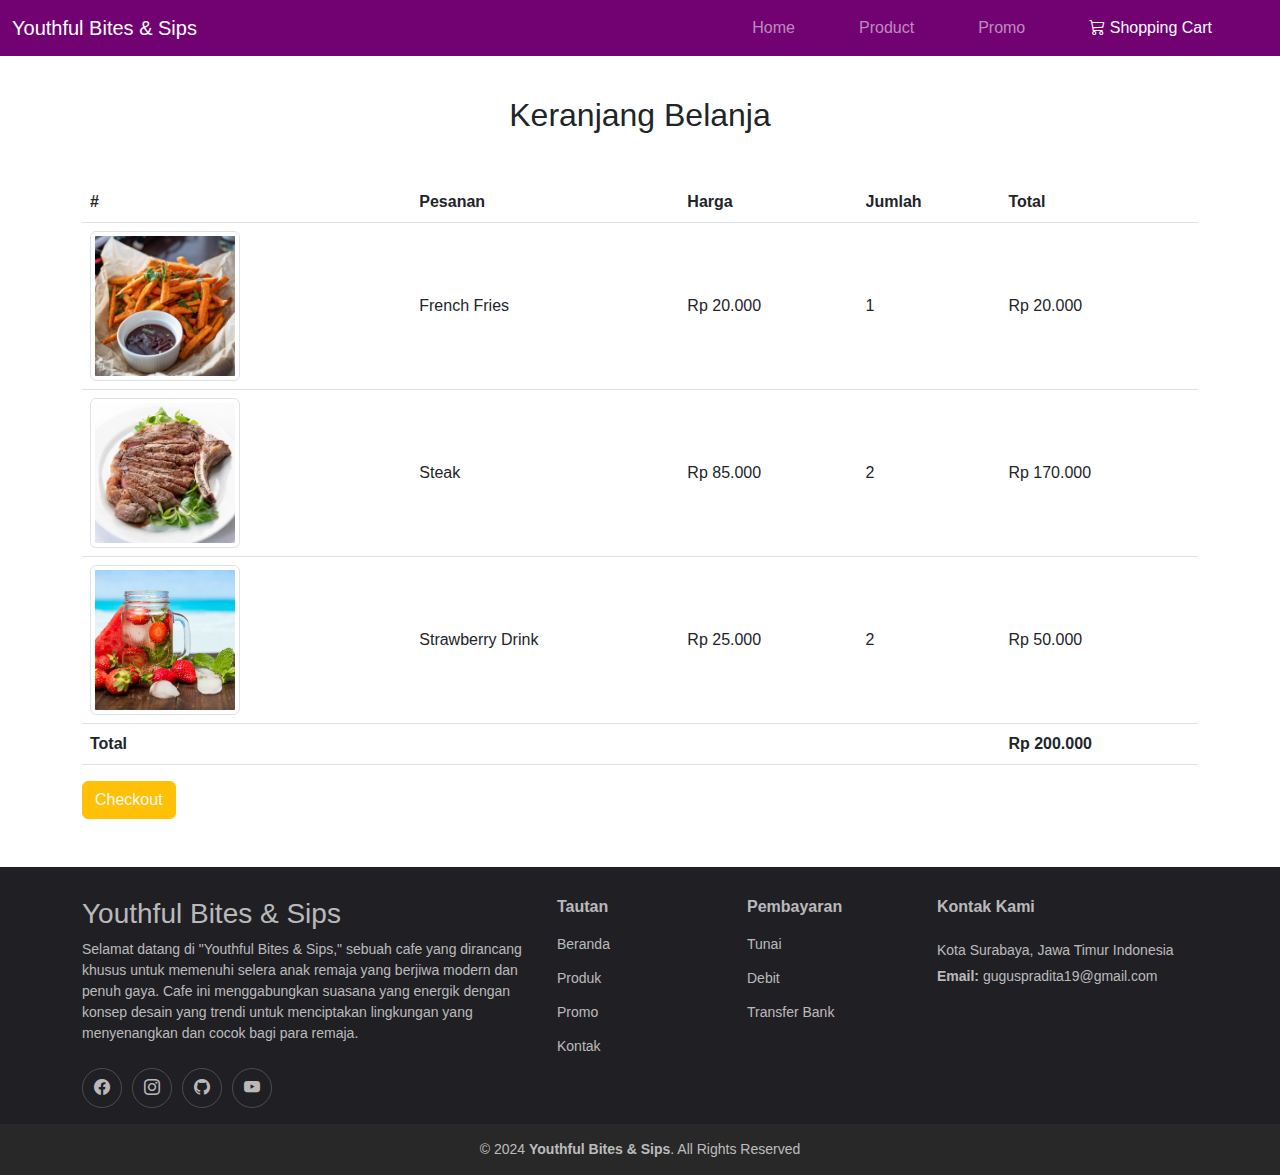
<file: cart.html>
<!DOCTYPE html>
<html lang="en">

<head>
    <meta charset="UTF-8">
    <meta name="viewport" content="width=device-width, initial-scale=1.0">
    <title>Toko Online Youthful Bites & Sips | Cart</title>
    <link rel="stylesheet" href="bootstrap-5.3.2-dist/css/bootstrap.min.css">
    <link rel="stylesheet" href="https://cdn.jsdelivr.net/npm/bootstrap-icons@1.11.1/font/bootstrap-icons.css">
    <link rel="stylesheet" href="css/style.css">
    <link rel="stylesheet" href="dist/css/lightbox.min.css">
</head>

<body>
    <!-- Navbar -->
    <nav class="navbar fixed-top navbar-expand-lg navbar-dark bg-dark main-color">
        <div class="container-fluid">
            <button class="navbar-toggler" type="button" data-bs-toggle="collapse" data-bs-target="#navbarNav"
                aria-controls="navbarNav" aria-expanded="false" aria-label="Toggle navigation">
                <span class="navbar-toggler-icon"></span>
            </button>
            <div class="collapse navbar-collapse" id="navbarNav">
                <a class="navbar-brand me-auto" href="#">Youthful Bites & Sips</a>
                <ul class="navbar-nav">
                    <li class="nav-item me-5">
                        <a class="nav-link" href="index.html">Home</a>
                    </li>
                    <li class="nav-item me-5">
                        <a class="nav-link" href="product.html">Product</a>
                    </li>
                    <li class="nav-item me-5">
                        <a class="nav-link" href="promo.html">Promo</a>
                    </li>
                    <li class="nav-item me-5">
                        <a class="nav-link active" href="#" aria-disabled="true"><i class="bi bi-cart3"></i> Shopping
                            Cart</a>
                    </li>
                </ul>
            </div>
        </div>
    </nav>
    <!-- End of Navbar -->

    <!-- Table -->
    <div class="container-fluid py-5">
        <div class="container">
            <h2 class="text-center my-5">Keranjang Belanja</h2>

            <div class="table-responsive">
                <table class="table">
                    <thead>
                        <tr>
                            <th scope="col">#</th>
                            <th scope="col">Pesanan</th>
                            <th scope="col">Harga</th>
                            <th scope="col">Jumlah</th>
                            <th scope="col">Total</th>
                        </tr>
                    </thead>
                    <tbody>
                        <tr style="vertical-align: middle;">
                            <td>
                                <a href="image/product/french-fries.jpg" data-lightbox="french-fries.jpg"
                                    data-title="French Fries">
                                    <img src="image/product/thumb/french-fries.jpg"
                                        class="img-thumbnail d-none d-sm-block" width="150px" alt="French Fries">
                                    <label class="d-block d-sm-none">French Fries</label>
                                </a>
                            </td>
                            <td>French Fries</td>
                            <td>Rp 20.000</td>
                            <td>1</td>
                            <td>Rp 20.000</td>
                        </tr>
                        <tr style="vertical-align: middle;">
                            <td>
                                <a href="image/product/steak.jpg" data-lightbox="steak.jpg" data-title="Steak">
                                    <img src="image/product/thumb/steak.jpg" class="img-thumbnail d-none d-sm-block"
                                        width="150px" alt="Steak">
                                    <label class="d-block d-sm-none">Steak</label>
                                </a>
                            </td>
                            <td>Steak</td>
                            <td>Rp 85.000</td>
                            <td>2</td>
                            <td>Rp 170.000</td>
                        </tr>
                        <tr style="vertical-align: middle;">
                            <td>
                                <a href="image/product/strawberry-drink.jpg" data-lightbox="strawberry-drink.jpg"
                                    data-title="Strawberry Drink">
                                    <img src="image/product/thumb/strawberry-drink.jpg"
                                        class="img-thumbnail d-none d-sm-block" width="150px" alt="Strawberry Drink">
                                    <label class="d-block d-sm-none">Strawberry Drink</label>
                                </a>
                            </td>
                            <td>Strawberry Drink</td>
                            <td>Rp 25.000</td>
                            <td>2</td>
                            <td>Rp 50.000</td>
                        </tr>
                        <tr>
                            <th colspan="4">Total</th>
                            <th>Rp 200.000</th>
                        </tr>
                    </tbody>
                </table>
                <button class="btn btn-warning text-light">Checkout</button>
            </div>
        </div>
    </div>
    <!-- End Table -->

    <!-- Footer -->
    <footer id="footer" class="footer">
        <div class="container">
            <div class="row gy-4">
                <div class="col-lg-5 col-md-12 footer-info">
                    <h3>Youthful Bites & Sips</h3>
                    <p>Selamat datang di "Youthful Bites & Sips," sebuah cafe yang dirancang khusus untuk memenuhi
                        selera anak remaja yang berjiwa modern dan penuh gaya. Cafe ini menggabungkan suasana yang
                        energik dengan konsep desain yang trendi untuk menciptakan lingkungan yang menyenangkan dan
                        cocok bagi para remaja.</p>
                    <div class="social-links d-flex mt-4">
                        <a href="#" class="facebook" target="_blank"><i class="bi bi-facebook"></i></a>
                        <a href="#" class="instagram" target="_blank"><i class="bi bi-instagram"></i></a>
                        <a href="#" class="github" target="_blank"><i class="bi bi-github"></i></a>
                        <a href="#" class="youtube" target="_blank"><i class="bi bi-youtube"></i></a>
                    </div>
                </div>

                <div class="col-lg-2 col-6 footer-links">
                    <h4>Tautan</h4>
                    <ul>
                        <li><a href="#" class="link-footer">Beranda</a></li>
                        <li><a href="#" class="link-footer">Produk</a></li>
                        <li><a href="#" class="link-footer">Promo</a></li>
                        <li><a href="#" class="link-footer">Kontak</a></li>
                    </ul>
                </div>

                <div class="col-lg-2 col-6 footer-links">
                    <h4>Pembayaran</h4>
                    <ul>
                        <li><a>Tunai</a></li>
                        <li><a>Debit</a></li>
                        <li><a>Transfer Bank</a></li>
                    </ul>
                </div>

                <div class="col-lg-3 col-md-12 footer-contact text-md-start text-center">
                    <h4>Kontak Kami</h4>
                    <p>Kota Surabaya, Jawa Timur Indonesia <br>
                        <strong>Email:</strong> guguspradita19@gmail.com
                    </p>
                </div>
            </div>
        </div>

        <div class="mt-3 box-copyright">
            <div>
                &copy; 2024 <strong><span>Youthful Bites & Sips</span></strong>. All Rights Reserved
            </div>
        </div>
    </footer>
    <!-- End Footer -->

    <script src="bootstrap-5.3.2-dist/js/bootstrap.bundle.min.js"></script>
    <script src="dist/js/lightbox-plus-jquery.min.js"></script>
</body>

</html>
</file>
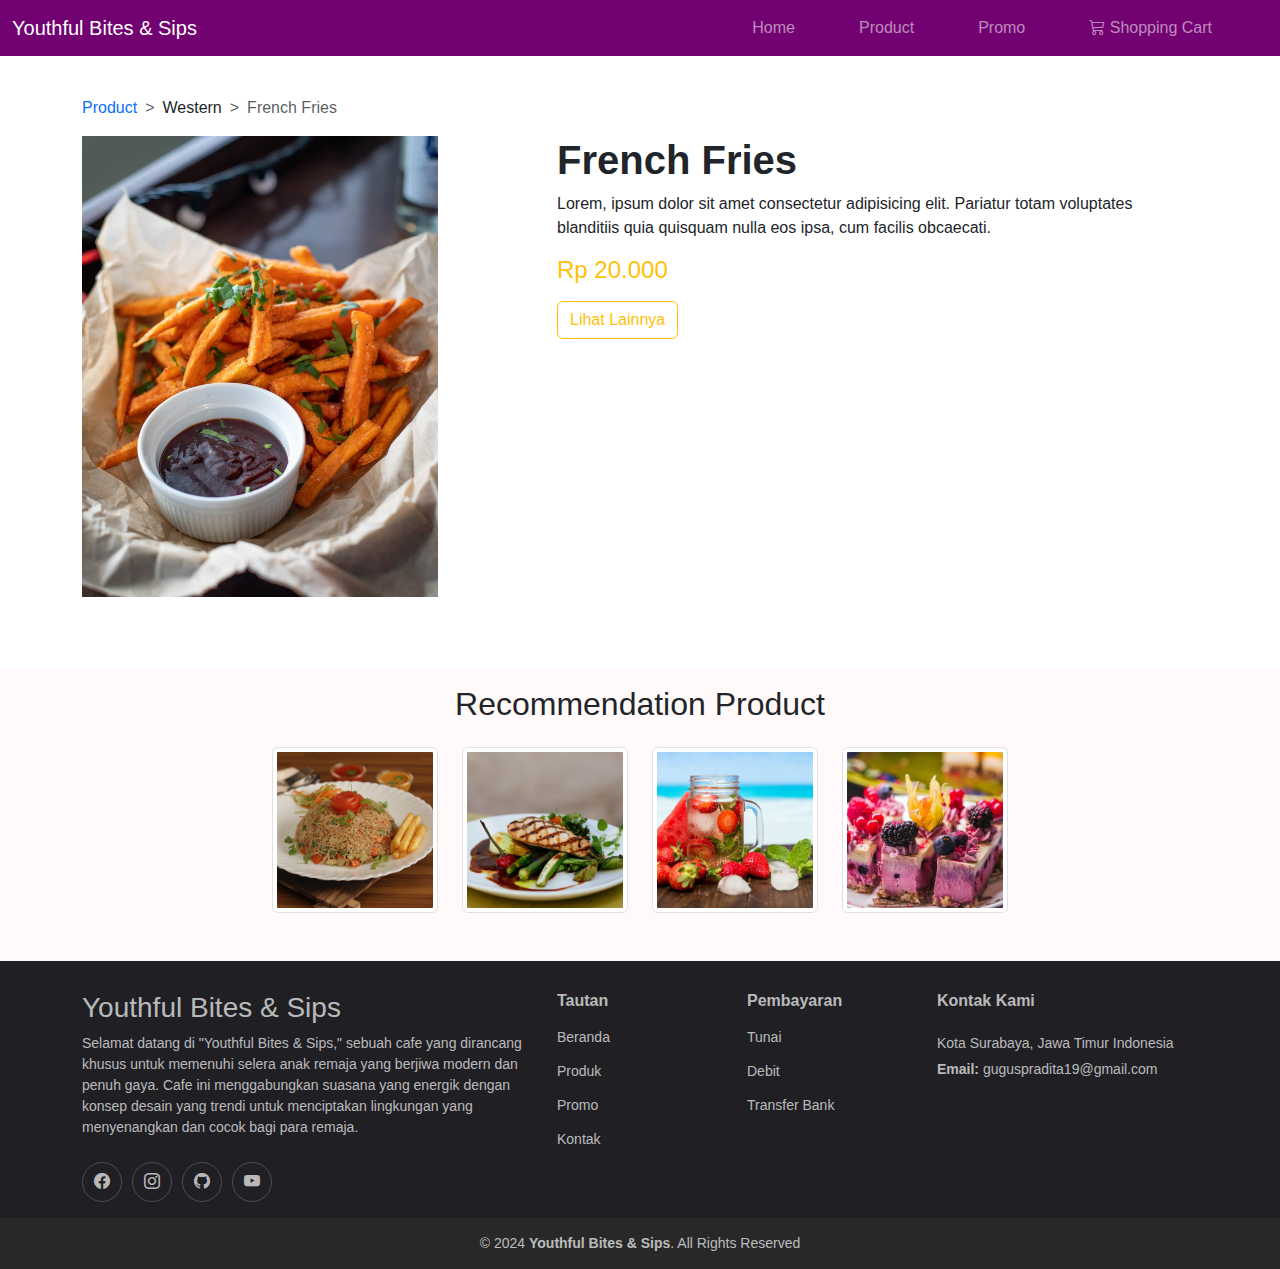
<file: detail.html>
<!DOCTYPE html>
<html lang="en">

<head>
    <meta charset="UTF-8">
    <meta name="viewport" content="width=device-width, initial-scale=1.0">
    <title>Nama Product | Youthful Bites & Sips</title>
    <link rel="stylesheet" href="bootstrap-5.3.2-dist/css/bootstrap.min.css">
    <link rel="stylesheet" href="https://cdn.jsdelivr.net/npm/bootstrap-icons@1.11.1/font/bootstrap-icons.css">
    <link rel="stylesheet" href="css/style.css">
</head>

<body>
    <!-- Navbar -->
    <nav class="navbar fixed-top navbar-expand-lg navbar-dark bg-dark main-color">
        <div class="container-fluid">
            <button class="navbar-toggler" type="button" data-bs-toggle="collapse" data-bs-target="#navbarNav"
                aria-controls="navbarNav" aria-expanded="false" aria-label="Toggle navigation">
                <span class="navbar-toggler-icon"></span>
            </button>
            <div class="collapse navbar-collapse" id="navbarNav">
                <a class="navbar-brand me-auto" href="#">Youthful Bites & Sips</a>
                <ul class="navbar-nav">
                    <li class="nav-item me-5">
                        <a class="nav-link" href="index.html">Home</a>
                    </li>
                    <li class="nav-item me-5">
                        <a class="nav-link" href="product.html">Product</a>
                    </li>
                    <li class="nav-item me-5">
                        <a class="nav-link" href="promo.html">Promo</a>
                    </li>
                    <li class="nav-item me-5">
                        <a class="nav-link" href="card.html" aria-disabled="true"><i class="bi bi-cart3"></i> Shopping
                            Cart</a>
                    </li>
                </ul>
            </div>
        </div>
    </nav>
    <!-- End of Navbar -->

    <!-- Breadcrumb -->
    <div class="container-fluid pt-5">
        <div class="container pt-5">
            <nav style="--bs-breadcrumb-divider: '>';" aria-label="breadcrumb">
                <ol class="breadcrumb">
                    <li class="breadcrumb-item"><a href="product.html" style="text-decoration: none;">Product</a></li>
                    <li class="breadcrumb-item" aria-current="page">Western</li>
                    <li class="breadcrumb-item active" aria-current="page">French Fries</li>
                </ol>
            </nav>
        </div>
    </div>
    <!-- End Breadcrumb -->

    <!-- Content Product -->
    <div class="container-fluid mb-5">
        <div class="container">
            <div class="row">
                <!-- Image -->
                <div class="col-md-5 col-lg-4 mb-4">
                    <img src="image/product/french-fries.jpg" class="img-fluid" alt="">
                </div>
                <!-- Description -->
                <div class="col-md-6 offset-md-1 col-lg-7 offset-lg-1">
                    <h1 style="font-weight: 700;">French Fries</h1>
                    <p>Lorem, ipsum dolor sit amet consectetur adipisicing elit. Pariatur totam voluptates blanditiis
                        quia quisquam nulla eos ipsa, cum facilis obcaecati.</p>
                    <h4 class="text-warning">Rp 20.000</h4>

                    <div class="mt-3">
                        <button class="btn btn-outline-warning">Lihat Lainnya</button>
                    </div>
                </div>
            </div>
        </div>
    </div>
    <!-- End Content Product -->

    <!-- Recommendation -->
    <div class="container-fluid" style="background-color: #fff9f9">
        <div class="container">
            <h2 class="text-center py-3">Recommendation Product</h2>

            <div class="row">
                <div class="col-12 col-sm-6 col-md-4 col-lg-2 offset-lg-2 mb-3">
                    <a href="detail.html">
                        <img src="image/product/thumb/fried-rice.jpg" class="img-fluid img-thumbnail" alt="">
                    </a>
                </div>
                <div class="col-12 col-sm-6 col-md-4 col-lg-2 mb-3">
                    <a href="detail.html">
                        <img src="image/product/thumb/grilled-meat.jpg" class="img-fluid img-thumbnail" alt="">
                    </a>
                </div>
                <div class="col-12 col-sm-6 col-md-4 col-lg-2 mb-3">
                    <a href="detail.html">
                        <img src="image/product/thumb/strawberry-drink.jpg" class="img-fluid img-thumbnail" alt="">
                    </a>
                </div>
                <div class="col-12 col-sm-6 col-md-4 col-lg-2 mb-5">
                    <a href="detail.html">
                        <img src="image/product/thumb/raspberry-cake.jpg" class="img-fluid img-thumbnail" alt="">
                    </a>
                </div>
            </div>
        </div>
    </div>
    <!-- End Recommendation -->

    <!-- Footer -->
    <footer id="footer" class="footer">
        <div class="container">
            <div class="row gy-4">
                <div class="col-lg-5 col-md-12 footer-info">
                    <h3>Youthful Bites & Sips</h3>
                    <p>Selamat datang di "Youthful Bites & Sips," sebuah cafe yang dirancang khusus untuk memenuhi
                        selera anak remaja yang berjiwa modern dan penuh gaya. Cafe ini menggabungkan suasana yang
                        energik dengan konsep desain yang trendi untuk menciptakan lingkungan yang menyenangkan dan
                        cocok bagi para remaja.</p>
                    <div class="social-links d-flex mt-4">
                        <a href="#" class="facebook" target="_blank"><i class="bi bi-facebook"></i></a>
                        <a href="#" class="instagram" target="_blank"><i class="bi bi-instagram"></i></a>
                        <a href="#" class="github" target="_blank"><i class="bi bi-github"></i></a>
                        <a href="#" class="youtube" target="_blank"><i class="bi bi-youtube"></i></a>
                    </div>
                </div>

                <div class="col-lg-2 col-6 footer-links">
                    <h4>Tautan</h4>
                    <ul>
                        <li><a href="#" class="link-footer">Beranda</a></li>
                        <li><a href="#" class="link-footer">Produk</a></li>
                        <li><a href="#" class="link-footer">Promo</a></li>
                        <li><a href="#" class="link-footer">Kontak</a></li>
                    </ul>
                </div>

                <div class="col-lg-2 col-6 footer-links">
                    <h4>Pembayaran</h4>
                    <ul>
                        <li><a>Tunai</a></li>
                        <li><a>Debit</a></li>
                        <li><a>Transfer Bank</a></li>
                    </ul>
                </div>

                <div class="col-lg-3 col-md-12 footer-contact text-md-start text-center">
                    <h4>Kontak Kami</h4>
                    <p>Kota Surabaya, Jawa Timur Indonesia <br>
                        <strong>Email:</strong> guguspradita19@gmail.com
                    </p>
                </div>
            </div>
        </div>

        <div class="mt-3 box-copyright">
            <div>
                &copy; 2024 <strong><span>Youthful Bites & Sips</span></strong>. All Rights Reserved
            </div>
        </div>

    </footer>
    <!-- End Footer -->
    <script src="bootstrap-5.3.2-dist/js/bootstrap.bundle.min.js"></script>
</body>

</html>
</file>
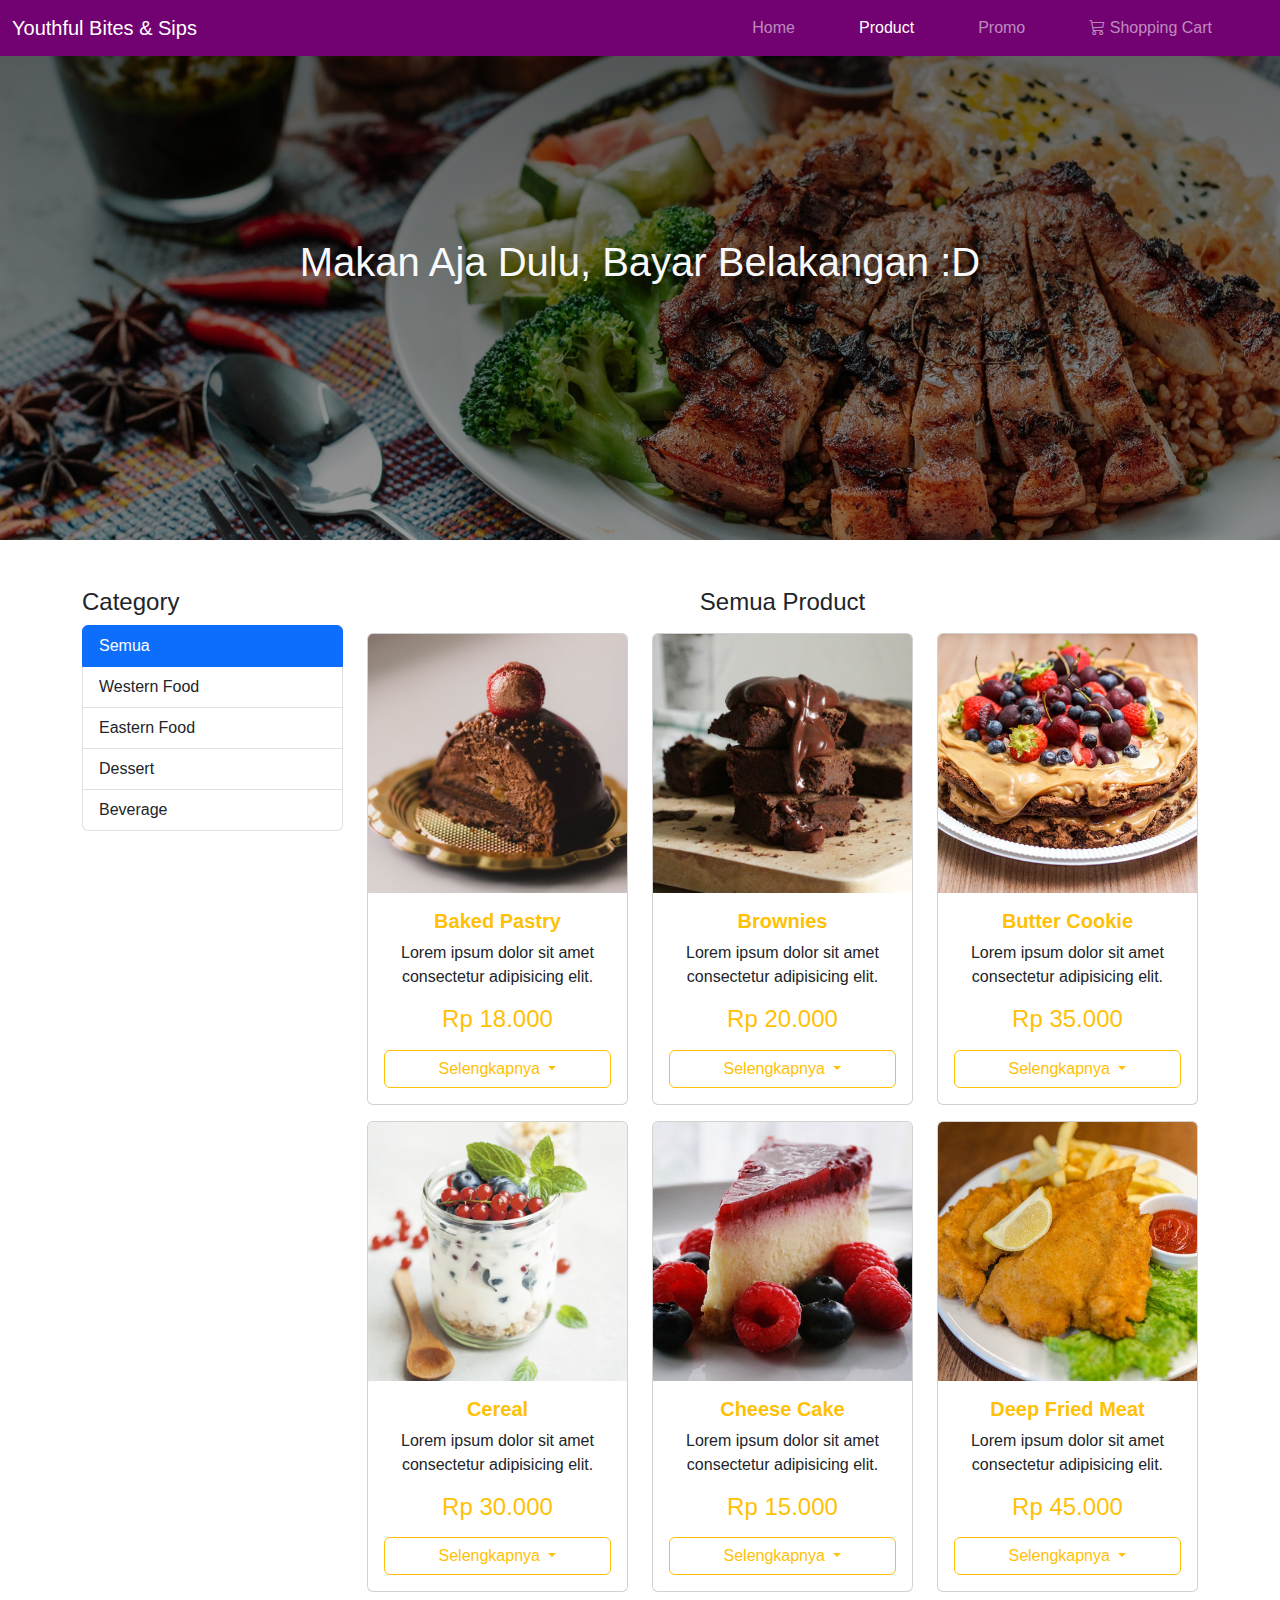
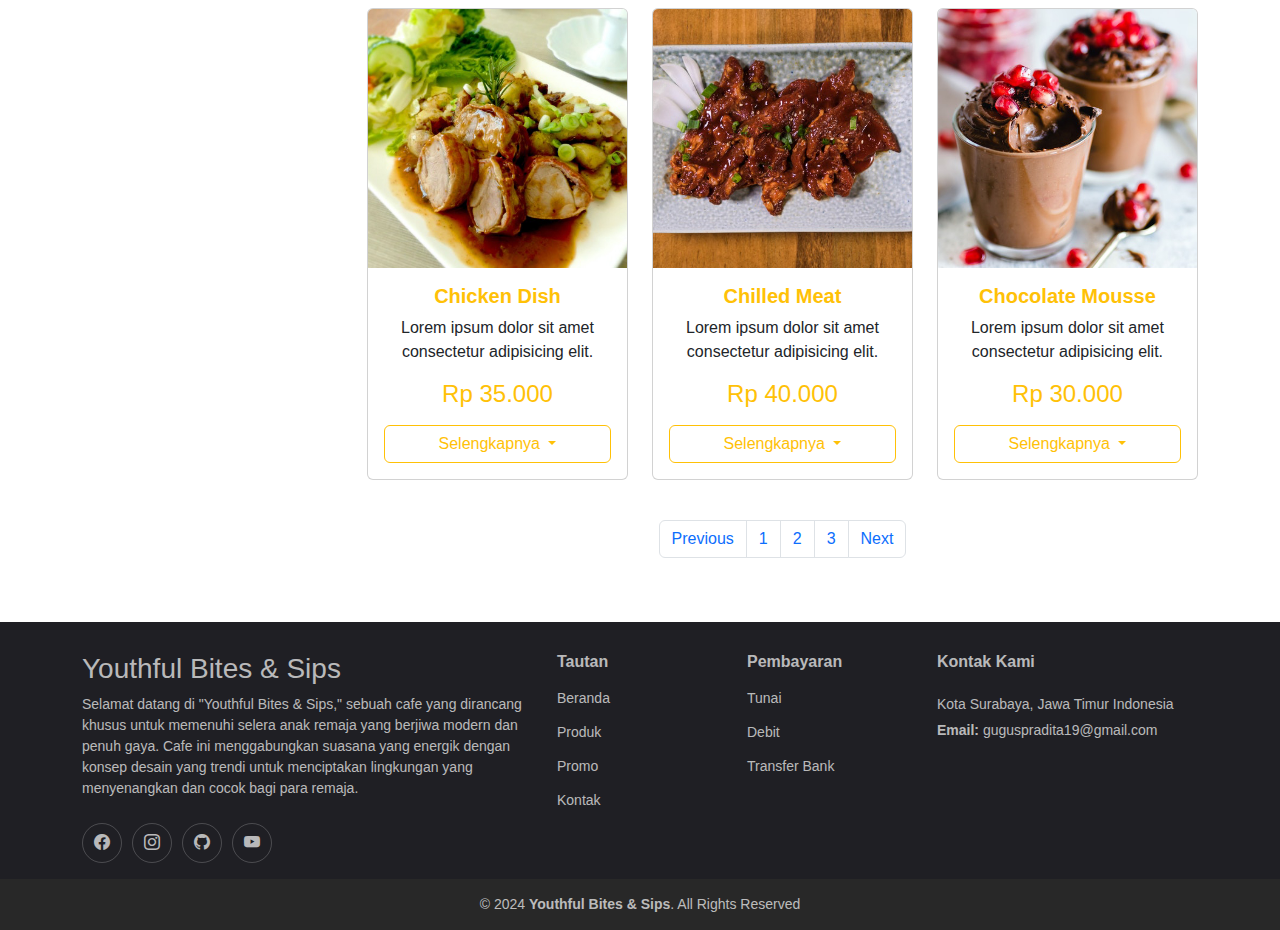
<file: product.html>
<!DOCTYPE html>
<html lang="en">

<head>
    <meta charset="UTF-8">
    <meta name="viewport" content="width=device-width, initial-scale=1.0">
    <title>Product | Toko Online Youthful Bites & Sips</title>
    <link rel="stylesheet" href="bootstrap-5.3.2-dist/css/bootstrap.min.css">
    <link rel="stylesheet" href="https://cdn.jsdelivr.net/npm/bootstrap-icons@1.11.1/font/bootstrap-icons.css">
    <link rel="stylesheet" href="css/style.css">
    <link rel="stylesheet" href="dist/css/lightbox.min.css">
</head>

<body>
    <!-- Navbar -->
    <nav class="navbar fixed-top navbar-expand-lg navbar-dark bg-dark main-color">
        <div class="container-fluid">
            <button class="navbar-toggler" type="button" data-bs-toggle="collapse" data-bs-target="#navbarNav"
                aria-controls="navbarNav" aria-expanded="false" aria-label="Toggle navigation">
                <span class="navbar-toggler-icon"></span>
            </button>
            <div class="collapse navbar-collapse" id="navbarNav">
                <a class="navbar-brand me-auto" href="#">Youthful Bites & Sips</a>
                <ul class="navbar-nav">
                    <li class="nav-item me-5">
                        <a class="nav-link" href="index.html">Home</a>
                    </li>
                    <li class="nav-item me-5">
                        <a class="nav-link active" href="#">Product</a>
                    </li>
                    <li class="nav-item me-5">
                        <a class="nav-link" href="promo.html">Promo</a>
                    </li>
                    <li class="nav-item me-5">
                        <a class="nav-link" href="cart.html" aria-disabled="true"><i class="bi bi-cart3"></i> Shopping
                            Cart</a>
                    </li>
                </ul>
            </div>
        </div>
    </nav>
    <!-- End of Navbar -->

    <!-- Banner -->
    <div class="container-fluid banner-product d-flex align-items-center">
        <div class="container">
            <h1 class="text-light text-center mb-3">Makan Aja Dulu, Bayar Belakangan :D</h1>
        </div>
    </div>
    <!-- End of Banner -->

    <!-- Product Content -->
    <div class="container-fluid py-5">
        <div class="container">
            <div class="row">
                <!-- Category -->
                <div class="col-md-4 col-lg-3 mb-5">
                    <h4 class="mb-2">Category</h4>
                    <ul class="list-group">
                        <li class="list-group-item active" aria-current="true">Semua</li>
                        <li class="list-group-item">Western Food</li>
                        <li class="list-group-item">Eastern Food</li>
                        <li class="list-group-item">Dessert</li>
                        <li class="list-group-item">Beverage</li>
                    </ul>
                </div>

                <!-- Product -->
                <div class="col-md-8 col-lg-9">
                    <h4 class="text-center mb-3">Semua Product</h4>

                    <div class="row">
                        <div class="col-sm-6 col-lg-4 mb-3">
                            <div class="card">
                                <a href="image/product/baked-pastry.jpg" data-lightbox="Product-baked-pastry"
                                    data-title="Baked Pastry">
                                    <img src="image/product/thumb/baked-pastry.jpg" class="card-img-top" alt="...">
                                </a>
                                <div class="card-body">
                                    <h5 class="card-title text-center text-warning"><strong>Baked Pastry</strong></h5>
                                    <p class="card-text text-center">Lorem ipsum dolor sit amet consectetur adipisicing
                                        elit.</p>
                                    <h4 class="text-center text-warning mb-3">Rp 18.000</h4>

                                    <div class="dropdown">
                                        <button class="btn btn-outline-warning dropdown-toggle w-100" type="button"
                                            data-bs-toggle="dropdown" aria-expanded="false">
                                            Selengkapnya
                                        </button>
                                        <ul class="dropdown-menu">
                                            <li><a class=" dropdown-item" href="detail.html">Lihat</a></li>
                                            <li><a class="dropdown-item" href="#">beli</a></li>
                                        </ul>
                                    </div>
                                </div>
                            </div>
                        </div>
                        <div class="col-sm-6 col-lg-4 mb-3">
                            <div class="card">
                                <a href="image/product/brownies.jpg" data-lightbox="Product-brownies.jpg"
                                    data-title="Brownies">
                                    <img src="image/product/thumb/brownies.jpg" class="card-img-top" alt="...">
                                </a>
                                <div class="card-body">
                                    <h5 class="card-title text-center text-warning"><strong>Brownies</strong></h5>
                                    <p class="card-text text-center">Lorem ipsum dolor sit amet consectetur adipisicing
                                        elit.</p>
                                    <h4 class="text-center text-warning mb-3">Rp 20.000</h4>

                                    <div class="dropdown">
                                        <button class="btn btn-outline-warning dropdown-toggle w-100" type="button"
                                            data-bs-toggle="dropdown" aria-expanded="false">
                                            Selengkapnya
                                        </button>
                                        <ul class="dropdown-menu">
                                            <li><a class=" dropdown-item" href="detail.html">Lihat</a></li>
                                            <li><a class="dropdown-item" href="#">beli</a></li>
                                        </ul>
                                    </div>
                                </div>
                            </div>
                        </div>
                        <div class="col-sm-6 col-lg-4 mb-3">
                            <div class="card">
                                <a href="image/product/butter-cookie.jpg" data-lightbox="Product-butter-cookie.jpg"
                                    data-title="Butter Cookie">
                                    <img src="image/product/thumb/butter-cookie.jpg" class="card-img-top" alt="...">
                                </a>
                                <div class="card-body">
                                    <h5 class="card-title text-center text-warning"><strong>Butter Cookie</strong></h5>
                                    <p class="card-text text-center">Lorem ipsum dolor sit amet consectetur adipisicing
                                        elit.</p>
                                    <h4 class="text-center text-warning mb-3">Rp 35.000</h4>

                                    <div class="dropdown">
                                        <button class="btn btn-outline-warning dropdown-toggle w-100" type="button"
                                            data-bs-toggle="dropdown" aria-expanded="false">
                                            Selengkapnya
                                        </button>
                                        <ul class="dropdown-menu">
                                            <li><a class=" dropdown-item" href="detail.html">Lihat</a></li>
                                            <li><a class="dropdown-item" href="#">beli</a></li>
                                        </ul>
                                    </div>
                                </div>
                            </div>
                        </div>
                        <div class="col-sm-6 col-lg-4 mb-3">
                            <div class="card">
                                <a href="image/product/cereal.jpg" data-lightbox="Product-cereal.jpg"
                                    data-title="Cereal">
                                    <img src="image/product/thumb/cereal.jpg" class="card-img-top" alt="...">
                                </a>
                                <div class="card-body">
                                    <h5 class="card-title text-center text-warning"><strong>Cereal</strong></h5>
                                    <p class="card-text text-center">Lorem ipsum dolor sit amet consectetur adipisicing
                                        elit.</p>
                                    <h4 class="text-center text-warning mb-3">Rp 30.000</h4>

                                    <div class="dropdown">
                                        <button class="btn btn-outline-warning dropdown-toggle w-100" type="button"
                                            data-bs-toggle="dropdown" aria-expanded="false">
                                            Selengkapnya
                                        </button>
                                        <ul class="dropdown-menu">
                                            <li><a class=" dropdown-item" href="detail.html">Lihat</a></li>
                                            <li><a class="dropdown-item" href="#">beli</a></li>
                                        </ul>
                                    </div>
                                </div>
                            </div>
                        </div>
                        <div class="col-sm-6 col-lg-4 mb-3">
                            <div class="card">
                                <a href="image/product/cheese-cake.jpg" data-lightbox="Product-cheese-cake.jpg"
                                    data-title="Cheese Cake">
                                    <img src="image/product/thumb/cheese-cake.jpg" class="card-img-top" alt="...">
                                </a>
                                <div class="card-body">
                                    <h5 class="card-title text-center text-warning"><strong>Cheese Cake</strong></h5>
                                    <p class="card-text text-center">Lorem ipsum dolor sit amet consectetur adipisicing
                                        elit.</p>
                                    <h4 class="text-center text-warning mb-3">Rp 15.000</h4>

                                    <div class="dropdown">
                                        <button class="btn btn-outline-warning dropdown-toggle w-100" type="button"
                                            data-bs-toggle="dropdown" aria-expanded="false">
                                            Selengkapnya
                                        </button>
                                        <ul class="dropdown-menu">
                                            <li><a class=" dropdown-item" href="detail.html">Lihat</a></li>
                                            <li><a class="dropdown-item" href="#">beli</a></li>
                                        </ul>
                                    </div>
                                </div>
                            </div>
                        </div>
                        <div class="col-sm-6 col-lg-4 mb-3">
                            <div class="card">
                                <a href="image/product/deep-fried-meat.jpg" data-lightbox="Product-deep-fried-meat.jpg"
                                    data-title="Deep Fried Meat">
                                    <img src="image/product/thumb/deep-fried-meat.jpg" class="card-img-top" alt="...">
                                </a>
                                <div class="card-body">
                                    <h5 class="card-title text-center text-warning"><strong>Deep Fried Meat</strong>
                                    </h5>
                                    <p class="card-text text-center">Lorem ipsum dolor sit amet consectetur adipisicing
                                        elit.</p>
                                    <h4 class="text-center text-warning mb-3">Rp 45.000</h4>

                                    <div class="dropdown">
                                        <button class="btn btn-outline-warning dropdown-toggle w-100" type="button"
                                            data-bs-toggle="dropdown" aria-expanded="false">
                                            Selengkapnya
                                        </button>
                                        <ul class="dropdown-menu">
                                            <li><a class=" dropdown-item" href="detail.html">Lihat</a></li>
                                            <li><a class="dropdown-item" href="#">beli</a></li>
                                        </ul>
                                    </div>
                                </div>
                            </div>
                        </div>
                        <div class="col-sm-6 col-lg-4 mb-3">
                            <div class="card">
                                <a href="image/product/chicken-dish.jpg" data-lightbox="Product-chicken-dish.jpg"
                                    data-title="Chicken Dish">
                                    <img src="image/product/thumb/chicken-dish.jpg" class="card-img-top" alt="...">
                                </a>
                                <div class="card-body">
                                    <h5 class="card-title text-center text-warning"><strong>Chicken Dish</strong></h5>
                                    <p class="card-text text-center">Lorem ipsum dolor sit amet consectetur adipisicing
                                        elit.</p>
                                    <h4 class="text-center text-warning mb-3">Rp 35.000</h4>

                                    <div class="dropdown">
                                        <button class="btn btn-outline-warning dropdown-toggle w-100" type="button"
                                            data-bs-toggle="dropdown" aria-expanded="false">
                                            Selengkapnya
                                        </button>
                                        <ul class="dropdown-menu">
                                            <li><a class=" dropdown-item" href="detail.html">Lihat</a></li>
                                            <li><a class="dropdown-item" href="#">beli</a></li>
                                        </ul>
                                    </div>
                                </div>
                            </div>
                        </div>
                        <div class="col-sm-6 col-lg-4 mb-3">
                            <div class="card">
                                <a href="image/product/chilled-meat.jpg" data-lightbox="Product-chilled-meat.jpg"
                                    data-title="Chilled Meat">
                                    <img src="image/product/thumb/chilled-meat.jpg" class="card-img-top" alt="...">
                                </a>
                                <div class="card-body">
                                    <h5 class="card-title text-center text-warning"><strong>Chilled Meat</strong></h5>
                                    <p class="card-text text-center">Lorem ipsum dolor sit amet consectetur adipisicing
                                        elit.</p>
                                    <h4 class="text-center text-warning mb-3">Rp 40.000</h4>

                                    <div class="dropdown">
                                        <button class="btn btn-outline-warning dropdown-toggle w-100" type="button"
                                            data-bs-toggle="dropdown" aria-expanded="false">
                                            Selengkapnya
                                        </button>
                                        <ul class="dropdown-menu">
                                            <li><a class=" dropdown-item" href="detail.html">Lihat</a></li>
                                            <li><a class="dropdown-item" href="#">beli</a></li>
                                        </ul>
                                    </div>
                                </div>
                            </div>
                        </div>
                        <div class="col-sm-6 col-lg-4 mb-3">
                            <div class="card">
                                <a href="image/product/chocolate-mousse.jpg"
                                    data-lightbox="Product-chocolate-mousse.jpg" data-title="Chocolate Mousse">
                                    <img src="image/product/thumb/chocolate-mousse.jpg" class="card-img-top" alt="...">
                                </a>
                                <div class="card-body">
                                    <h5 class="card-title text-center text-warning"><strong>Chocolate Mousse</strong>
                                    </h5>
                                    <p class="card-text text-center">Lorem ipsum dolor sit amet consectetur adipisicing
                                        elit.</p>
                                    <h4 class="text-center text-warning mb-3">Rp 30.000</h4>

                                    <div class="dropdown">
                                        <button class="btn btn-outline-warning dropdown-toggle w-100" type="button"
                                            data-bs-toggle="dropdown" aria-expanded="false">
                                            Selengkapnya
                                        </button>
                                        <ul class="dropdown-menu">
                                            <li><a class=" dropdown-item" href="detail.html">Lihat</a></li>
                                            <li><a class="dropdown-item" href="#">beli</a></li>
                                        </ul>
                                    </div>
                                </div>
                            </div>
                        </div>
                    </div>

                    <!-- Pagination -->
                    <nav class="mt-4 d-flex justify-content-center" aria-label="Page navigation example">
                        <ul class="pagination">
                            <li class="page-item"><a class="page-link" href="#">Previous</a></li>
                            <li class="page-item"><a class="page-link" href="#">1</a></li>
                            <li class="page-item"><a class="page-link" href="#">2</a></li>
                            <li class="page-item"><a class="page-link" href="#">3</a></li>
                            <li class="page-item"><a class="page-link" href="#">Next</a></li>
                        </ul>
                    </nav>
                </div>
            </div>
        </div>
    </div>
    <!-- End Product Content -->

    <!-- Footer -->
    <footer id="footer" class="footer">
        <div class="container">
            <div class="row gy-4">
                <div class="col-lg-5 col-md-12 footer-info">
                    <h3>Youthful Bites & Sips</h3>
                    <p>Selamat datang di "Youthful Bites & Sips," sebuah cafe yang dirancang khusus untuk memenuhi
                        selera anak remaja yang berjiwa modern dan penuh gaya. Cafe ini menggabungkan suasana yang
                        energik dengan konsep desain yang trendi untuk menciptakan lingkungan yang menyenangkan dan
                        cocok bagi para remaja.</p>
                    <div class="social-links d-flex mt-4">
                        <a href="#" class="facebook" target="_blank"><i class="bi bi-facebook"></i></a>
                        <a href="#" class="instagram" target="_blank"><i class="bi bi-instagram"></i></a>
                        <a href="#" class="github" target="_blank"><i class="bi bi-github"></i></a>
                        <a href="#" class="youtube" target="_blank"><i class="bi bi-youtube"></i></a>
                    </div>
                </div>

                <div class="col-lg-2 col-6 footer-links">
                    <h4>Tautan</h4>
                    <ul>
                        <li><a href="#" class="link-footer">Beranda</a></li>
                        <li><a href="#" class="link-footer">Produk</a></li>
                        <li><a href="#" class="link-footer">Promo</a></li>
                        <li><a href="#" class="link-footer">Kontak</a></li>
                    </ul>
                </div>

                <div class="col-lg-2 col-6 footer-links">
                    <h4>Pembayaran</h4>
                    <ul>
                        <li><a>Tunai</a></li>
                        <li><a>Debit</a></li>
                        <li><a>Transfer Bank</a></li>
                    </ul>
                </div>

                <div class="col-lg-3 col-md-12 footer-contact text-md-start text-center">
                    <h4>Kontak Kami</h4>
                    <p>Kota Surabaya, Jawa Timur Indonesia <br>
                        <strong>Email:</strong> guguspradita19@gmail.com
                    </p>
                </div>
            </div>
        </div>

        <div class="mt-3 box-copyright">
            <div>
                &copy; 2024 <strong><span>Youthful Bites & Sips</span></strong>. All Rights Reserved
            </div>
        </div>

    </footer>
    <!-- End Footer -->

    <script src="bootstrap-5.3.2-dist/js/bootstrap.bundle.min.js"></script>
    <script src="dist/js/lightbox-plus-jquery.min.js"></script>
</body>

</html>
</file>
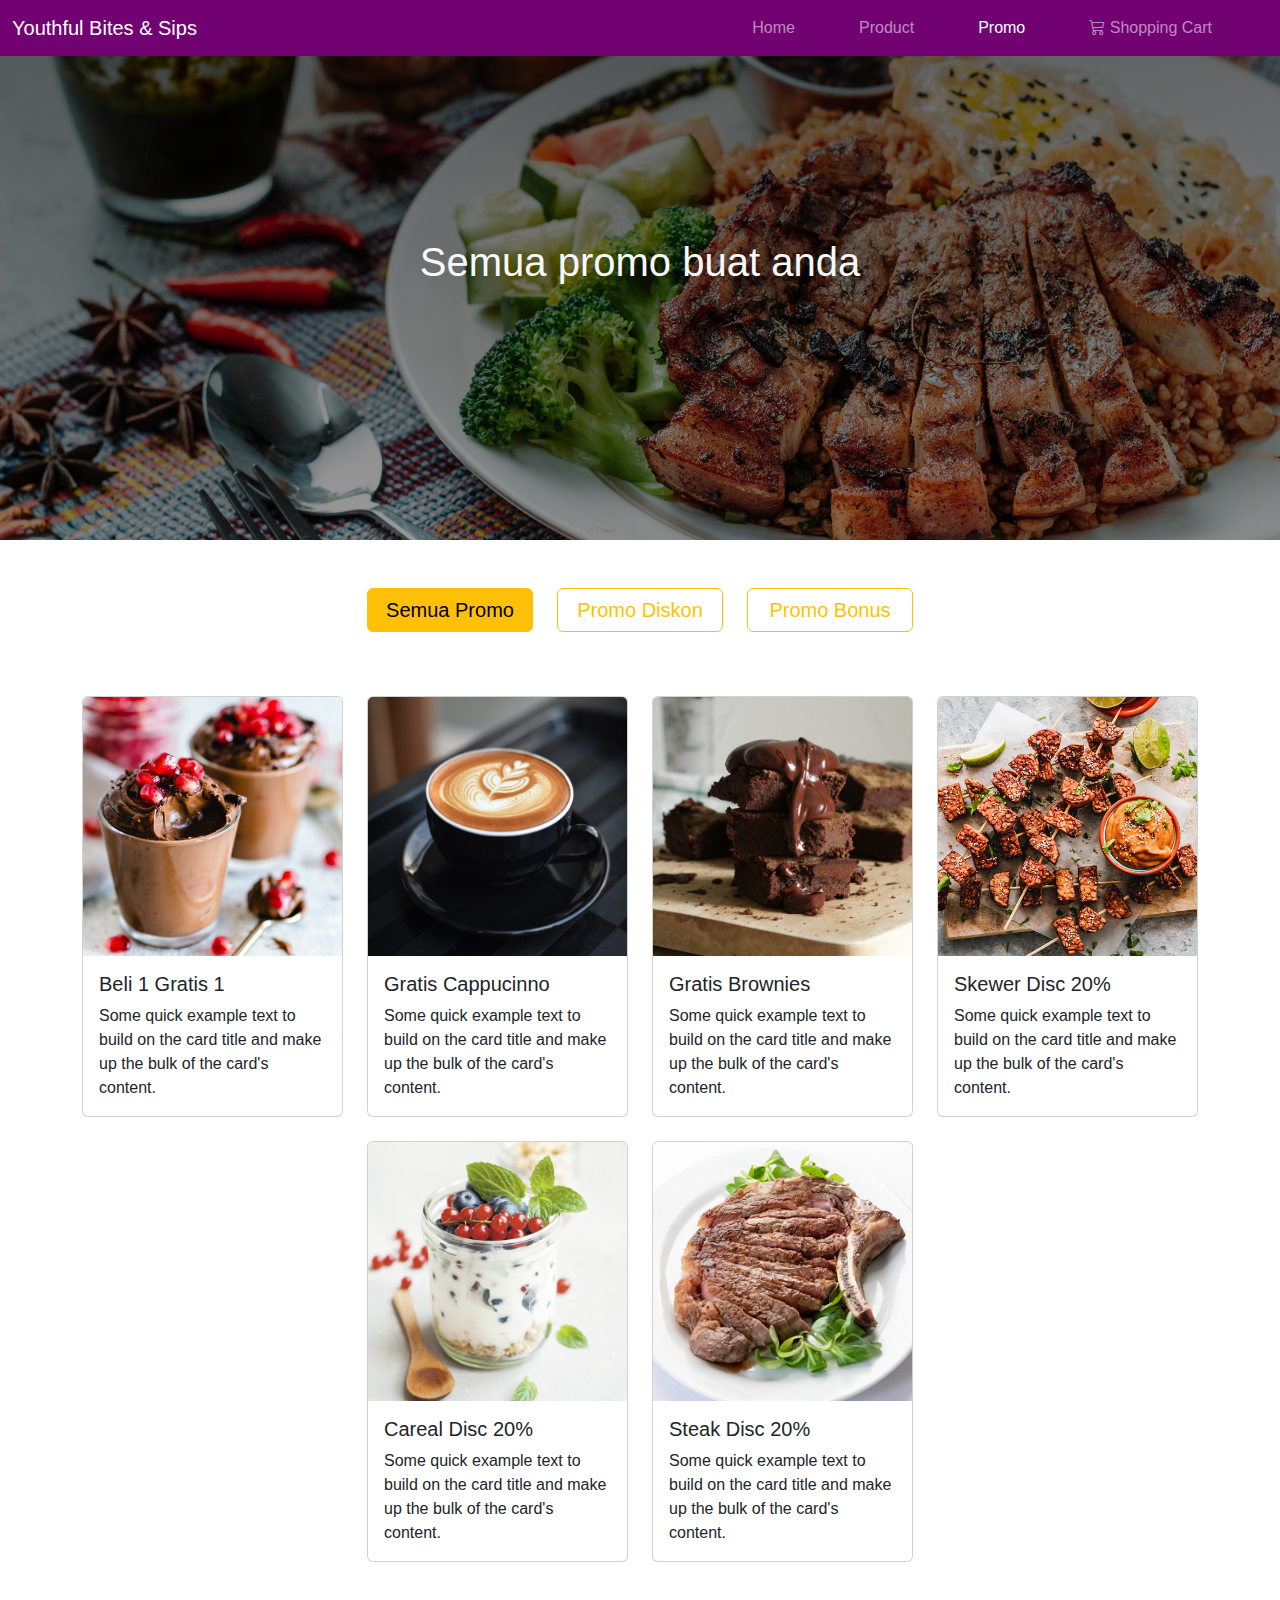
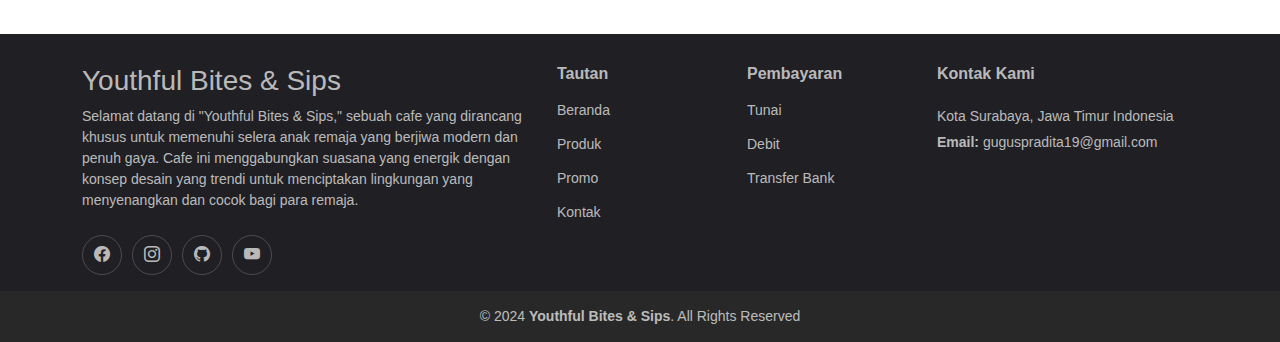
<file: promo.html>
<!DOCTYPE html>
<html lang="en">

<head>
    <meta charset="UTF-8">
    <meta name="viewport" content="width=device-width, initial-scale=1.0">
    <title>Promo | Youthful Bites & Sips</title>
    <link rel="stylesheet" href="bootstrap-5.3.2-dist/css/bootstrap.min.css">
    <link rel="stylesheet" href="https://cdn.jsdelivr.net/npm/bootstrap-icons@1.11.1/font/bootstrap-icons.css">
    <link rel="stylesheet" href="css/style.css">
    <link rel="stylesheet" href="dist/css/lightbox.min.css">
</head>

<body>
    <!-- Navbar -->
    <nav class="navbar fixed-top navbar-expand-lg navbar-dark bg-dark main-color">
        <div class="container-fluid">
            <button class="navbar-toggler" type="button" data-bs-toggle="collapse" data-bs-target="#navbarNav"
                aria-controls="navbarNav" aria-expanded="false" aria-label="Toggle navigation">
                <span class="navbar-toggler-icon"></span>
            </button>
            <div class="collapse navbar-collapse" id="navbarNav">
                <a class="navbar-brand me-auto" href="#">Youthful Bites & Sips</a>
                <ul class="navbar-nav">
                    <li class="nav-item me-5">
                        <a class="nav-link" href="index.html">Home</a>
                    </li>
                    <li class="nav-item me-5">
                        <a class="nav-link" href="product.html">Product</a>
                    </li>
                    <li class="nav-item me-5">
                        <a class="nav-link active" href="#">Promo</a>
                    </li>
                    <li class="nav-item me-5">
                        <a class="nav-link" href="cart.html" aria-disabled="true"><i class="bi bi-cart3"></i> Shopping
                            Cart</a>
                    </li>
                </ul>
            </div>
        </div>
    </nav>
    <!-- End of Navbar -->

    <!-- Banner -->
    <div class="container-fluid banner-promo d-flex align-items-center">
        <div class="container">
            <h1 class="text-light text-center mb-3">Semua promo buat anda</h1>
        </div>
    </div>
    <!-- End of Banner -->

    <!-- promo -->
    <div class="container-fluid py-5">
        <div class="container">
            <!-- Category promo -->
            <div class="row justify-content-center mb-5">
                <div class="col-lg-2 col-md-3 col-sm-4 mb-3">
                    <button id="semuaPromoBtn" onclick="showAll()"
                        class="btn btn-outline-warning w-100 fs-5 active">Semua
                        Promo</button>
                </div>
                <div class="col-lg-2 col-md-3 col-sm-4 mb-3">
                    <button id="diskonPromoBtn" onclick="showDiskon()" class="btn btn-outline-warning w-100 fs-5">Promo
                        Diskon</button>
                </div>
                <div class="col-lg-2 col-md-3 col-sm-4 mb-3">
                    <button id="bonusPromoBtn" onclick="showBonus()" class="btn btn-outline-warning w-100 fs-5">Promo
                        Bonus</button>
                </div>
            </div>
            <!-- Isi promo -->
            <!-- Semua promo -->
            <div id="semuaPromo">
                <div class="row justify-content-center">
                    <div class="col-sm-6 col-lg-3 hovered-card mb-4">
                        <div class="card">
                            <a href="image/product/chocolate-mousse.jpg" data-lightbox="Product-chocolate-mousse"
                                data-title="Chocolate Mousse">
                                <img src="image/product/thumb/chocolate-mousse.jpg" class="card-img-top"
                                    alt="chocolate-mousse.jpg">
                            </a>
                            <div class="card-body">
                                <h5 class="card-title">Beli 1 Gratis 1</h5>
                                <p class="card-text">Some quick example text to build on the card title and make up the
                                    bulk
                                    of the card's content.
                                </p>
                            </div>
                        </div>
                    </div>

                    <div class="col-sm-6 col-lg-3 hovered-card mb-4">
                        <div class="card">
                            <a href="image/product/coffee.jpg" data-lightbox="Product-coffee.jpg"
                                data-title="Cappucinno">
                                <img src="image/product/thumb/coffee.jpg" class="card-img-top" alt="coffee.jpg">
                            </a>
                            <div class="card-body">
                                <h5 class="card-title">Gratis Cappucinno</h5>
                                <p class="card-text">Some quick example text to build on the card title and make up the
                                    bulk
                                    of the card's content.
                                </p>
                            </div>
                        </div>
                    </div>

                    <div class="col-sm-6 col-lg-3 hovered-card mb-4">
                        <div class="card">
                            <a href="image/product/brownies.jpg" data-lightbox="Product-brownies.jpg"
                                data-title="Brownies">
                                <img src="image/product/thumb/brownies.jpg" class="card-img-top" alt="brownies.jpg">
                            </a>
                            <div class="card-body">
                                <h5 class="card-title">Gratis Brownies</h5>
                                <p class="card-text">Some quick example text to build on the card title and make up the
                                    bulk
                                    of the card's content.
                                </p>
                            </div>
                        </div>
                    </div>

                    <div class="col-sm-6 col-lg-3 hovered-card mb-4">
                        <div class="card">
                            <a href="image/product/skewer.jpg" data-lightbox="Product-skewer.jpg" data-title="Skewer">
                                <img src="image/product/thumb/skewer.jpg" class="card-img-top" alt="skewer.jpg">
                            </a>
                            <div class="card-body">
                                <h5 class="card-title">Skewer Disc 20%</h5>
                                <p class="card-text">Some quick example text to build on the card title and make up the
                                    bulk
                                    of the card's content.
                                </p>
                            </div>
                        </div>
                    </div>

                    <div class="col-sm-6 col-lg-3 hovered-card mb-4">
                        <div class="card">
                            <a href="image/product/cereal.jpg" data-lightbox="Product-cereal.jpg" data-title="Careal">
                                <img src="image/product/thumb/cereal.jpg" class="card-img-top" alt="cereal.jpg">
                            </a>
                            <div class="card-body">
                                <h5 class="card-title">Careal Disc 20%</h5>
                                <p class="card-text">Some quick example text to build on the card title and make up the
                                    bulk
                                    of the card's content.
                                </p>
                            </div>
                        </div>
                    </div>

                    <div class="col-sm-6 col-lg-3 hovered-card mb-4">
                        <div class="card">
                            <a href="image/product/steak.jpg" data-lightbox="Product-steak.jpg" data-title="Steak">
                                <img src="image/product/thumb/steak.jpg" class="card-img-top" alt="steak.jpg">
                            </a>
                            <div class="card-body">
                                <h5 class="card-title">Steak Disc 20%</h5>
                                <p class="card-text">Some quick example text to build on the card title and make up the
                                    bulk
                                    of the card's content.
                                </p>
                            </div>
                        </div>
                    </div>
                </div>
            </div>

            <!-- Promo diskon -->
            <div id="promoDiskon">
                <div class="row justify-content-center">
                    <div class="col-sm-6 col-lg-3 hovered-card mb-4">
                        <div class="card">
                            <a href="image/product/skewer.jpg" data-lightbox="Product-skewer.jpg" data-title="Skewer">
                                <img src="image/product/thumb/skewer.jpg" class="card-img-top" alt="skewer.jpg">
                            </a>
                            <div class="card-body">
                                <h5 class="card-title">Skewer Disc 20%</h5>
                                <p class="card-text">Some quick example text to build on the card title and make up the
                                    bulk
                                    of the card's content.
                                </p>
                            </div>
                        </div>
                    </div>

                    <div class="col-sm-6 col-lg-3 hovered-card mb-4">
                        <div class="card">
                            <a href="image/product/cereal.jpg" data-lightbox="Product-cereal.jpg" data-title="Careal">
                                <img src="image/product/thumb/cereal.jpg" class="card-img-top" alt="cereal.jpg">
                            </a>
                            <div class="card-body">
                                <h5 class="card-title">Careal Disc 20%</h5>
                                <p class="card-text">Some quick example text to build on the card title and make up the
                                    bulk
                                    of the card's content.
                                </p>
                            </div>
                        </div>
                    </div>

                    <div class="col-sm-6 col-lg-3 hovered-card mb-4">
                        <div class="card">
                            <a href="image/product/steak.jpg" data-lightbox="Product-steak.jpg" data-title="Steak">
                                <img src="image/product/thumb/steak.jpg" class="card-img-top" alt="steak.jpg">
                            </a>
                            <div class="card-body">
                                <h5 class="card-title">Steak Disc 20%</h5>
                                <p class="card-text">Some quick example text to build on the card title and make up the
                                    bulk
                                    of the card's content.
                                </p>
                            </div>
                        </div>
                    </div>
                </div>
            </div>

            <!-- Promo bonus -->
            <div id="promoBonus">
                <div class="row justify-content-center">
                    <div class="col-sm-6 col-lg-3 hovered-card mb-4">
                        <div class="card">
                            <a href="image/product/chocolate-mousse.jpg" data-lightbox="Product-chocolate-mousse"
                                data-title="Chocolate Mousse">
                                <img src="image/product/thumb/chocolate-mousse.jpg" class="card-img-top"
                                    alt="chocolate-mousse.jpg">
                            </a>
                            <div class="card-body">
                                <h5 class="card-title">Beli 1 Gratis 1</h5>
                                <p class="card-text">Some quick example text to build on the card title and make up
                                    the
                                    bulk
                                    of the card's content.
                                </p>
                            </div>
                        </div>
                    </div>

                    <div class="col-sm-6 col-lg-3 hovered-card mb-4">
                        <div class="card">
                            <a href="image/product/coffee.jpg" data-lightbox="Product-coffee.jpg"
                                data-title="Cappucinno">
                                <img src="image/product/thumb/coffee.jpg" class="card-img-top" alt="coffee.jpg">
                            </a>
                            <div class="card-body">
                                <h5 class="card-title">Gratis Cappucinno</h5>
                                <p class="card-text">Some quick example text to build on the card title and make up
                                    the
                                    bulk
                                    of the card's content.
                                </p>
                            </div>
                        </div>
                    </div>

                    <div class="col-sm-6 col-lg-3 hovered-card mb-4">
                        <div class="card">
                            <a href="image/product/brownies.jpg" data-lightbox="Product-brownies.jpg"
                                data-title="Brownies">
                                <img src="image/product/thumb/brownies.jpg" class="card-img-top" alt="brownies.jpg">
                            </a>
                            <div class="card-body">
                                <h5 class="card-title">Gratis Brownies</h5>
                                <p class="card-text">Some quick example text to build on the card title and make up
                                    the
                                    bulk
                                    of the card's content.
                                </p>
                            </div>
                        </div>
                    </div>
                </div>
            </div>
        </div>
    </div>

    <!-- End promo -->

    <!-- Footer -->
    <footer id="footer" class="footer">
        <div class="container">
            <div class="row gy-4">
                <div class="col-lg-5 col-md-12 footer-info">
                    <h3>Youthful Bites & Sips</h3>
                    <p>Selamat datang di "Youthful Bites & Sips," sebuah cafe yang dirancang khusus untuk memenuhi
                        selera anak remaja yang berjiwa modern dan penuh gaya. Cafe ini menggabungkan suasana yang
                        energik dengan konsep desain yang trendi untuk menciptakan lingkungan yang menyenangkan dan
                        cocok bagi para remaja.</p>
                    <div class="social-links d-flex mt-4">
                        <a href="#" class="facebook" target="_blank"><i class="bi bi-facebook"></i></a>
                        <a href="#" class="instagram" target="_blank"><i class="bi bi-instagram"></i></a>
                        <a href="#" class="github" target="_blank"><i class="bi bi-github"></i></a>
                        <a href="#" class="youtube" target="_blank"><i class="bi bi-youtube"></i></a>
                    </div>
                </div>

                <div class="col-lg-2 col-6 footer-links">
                    <h4>Tautan</h4>
                    <ul>
                        <li><a href="#" class="link-footer">Beranda</a></li>
                        <li><a href="#" class="link-footer">Produk</a></li>
                        <li><a href="#" class="link-footer">Promo</a></li>
                        <li><a href="#" class="link-footer">Kontak</a></li>
                    </ul>
                </div>

                <div class="col-lg-2 col-6 footer-links">
                    <h4>Pembayaran</h4>
                    <ul>
                        <li><a>Tunai</a></li>
                        <li><a>Debit</a></li>
                        <li><a>Transfer Bank</a></li>
                    </ul>
                </div>

                <div class="col-lg-3 col-md-12 footer-contact text-md-start text-center">
                    <h4>Kontak Kami</h4>
                    <p>Kota Surabaya, Jawa Timur Indonesia <br>
                        <strong>Email:</strong> guguspradita19@gmail.com
                    </p>
                </div>
            </div>
        </div>

        <div class="mt-3 box-copyright">
            <div>
                &copy; 2024 <strong><span>Youthful Bites & Sips</span></strong>. All Rights Reserved
            </div>
        </div>
    </footer>
    <!-- End Footer -->

    <script src="bootstrap-5.3.2-dist/js/bootstrap.bundle.min.js"></script>
    <script src="dist/js/lightbox-plus-jquery.min.js"></script>

    <script>
        let btnSemuaPromo = $("#semuaPromoBtn");
        let btnDiskonPromo = $("#diskonPromoBtn");
        let btnBonusPromo = $("#bonusPromoBtn");

        let semuaPromoView = $("#semuaPromo");
        let diskonPromoView = $("#promoDiskon");
        let bonusPromoView = $("#promoBonus");

        diskonPromoView.hide();
        bonusPromoView.hide();

        function showAll() {
            btnDiskonPromo.removeClass('active');
            btnBonusPromo.removeClass('active');
            btnSemuaPromo.addClass('active');

            diskonPromoView.hide(1000);
            bonusPromoView.hide(1000);
            semuaPromoView.show(1000);
        }

        function showDiskon() {
            btnSemuaPromo.removeClass('active');
            btnBonusPromo.removeClass('active');
            btnDiskonPromo.addClass('active');

            semuaPromoView.hide(1000);
            bonusPromoView.hide(1000);
            diskonPromoView.show(1000);
        }

        function showBonus() {
            btnSemuaPromo.removeClass('active');
            btnDiskonPromo.removeClass('active');
            btnBonusPromo.addClass('active');

            semuaPromoView.hide(1000);
            diskonPromoView.hide(1000);
            bonusPromoView.show(1000);
        }
    </script>
</body>

</html>
</file>
<file: css/style.css>
body {
  font-family: cursive, "Trebuchet MS", "Lucida Sans Unicode", "Lucida Grande", "Lucida Sans", Arial, sans-serif;
}

.main-color {
  background-color: rgb(114, 2, 114) !important;
}

.banner {
  height: 80vh;
  background: linear-gradient(rgba(0, 0, 0, 0.4), rgba(0, 0, 0, 0.4)), url("../image/banner.jpg");
  background-size: cover;
  background-position: center;
}

.banner-product {
  height: 60vh;
  background: linear-gradient(rgba(0, 0, 0, 0.6), rgba(0, 0, 0, 0.4)), url("../image/banner.jpg");
  background-size: cover;
  background-position: center;
}

.banner-promo {
  height: 60vh;
  background: linear-gradient(rgba(0, 0, 0, 0.6), rgba(0, 0, 0, 0.4)), url("../image/banner.jpg");
  background-size: cover;
  background-position: center;
}

.hovered-card {
  transition: 0.3s;
}

.hovered-card:hover {
  transform: scale(1.1);
}

.icon-service {
  width: 90px;
  height: 90px;
  border: solid #fff 2px;
  border-radius: 50%;
  color: #fff;
}

.footer {
  margin: 0;
  font-size: 14px;
  padding: 30px 0 0 0;
  font-size: 14px;
  background-color: #1f1f24;
  color: rgba(255, 255, 255, 0.7);
}

.footer .footer-info p {
  font-size: 14px;
  /* font-family: var(--font-primary); */
}

.footer .social-links a {
  display: flex;
  align-items: center;
  justify-content: center;
  width: 40px;
  height: 40px;
  border-radius: 50%;
  border: 1px solid rgba(255, 255, 255, 0.2);
  font-size: 16px;
  color: rgba(255, 255, 255, 0.7);
  margin-right: 10px;
  transition: 0.3s;
}

.footer .social-links a:hover {
  color: #fff;
  border-color: #fff;
}

.footer h4 {
  font-size: 16px;
  font-weight: bold;
  position: relative;
  padding-bottom: 12px;
}

.footer .footer-links {
  margin-bottom: 30px;
}

.footer .footer-links ul {
  list-style: none;
  padding: 0;
  margin: 0;
}

.footer .footer-links ul li {
  padding-right: 2px;
  color: rgba(0, 131, 116, 0.8);
  /* font-size: 12px; */
  line-height: 0;
}

.footer .footer-links ul li {
  padding: 10px 0;
  display: flex;
  align-items: center;
}

.footer .footer-links ul li:first-child {
  padding-top: 0;
}

.footer .footer-links ul a {
  color: rgba(255, 255, 255, 0.7);
  transition: 0.3s;
  display: inline-block;
  line-height: 1;
  text-decoration: none;
}

.footer .footer-links ul .link-footer:hover {
  color: #fff;
}

.footer .footer-contact p {
  line-height: 26px;
}

.footer .box-copyright {
  padding: 15px;
  text-align: center;
  background-color: #282828;
}

.footer .credits {
  padding-top: 4px;
  text-align: center;
  font-size: 13px;
}

.footer .credits a {
  color: #fff;
}
</file>
